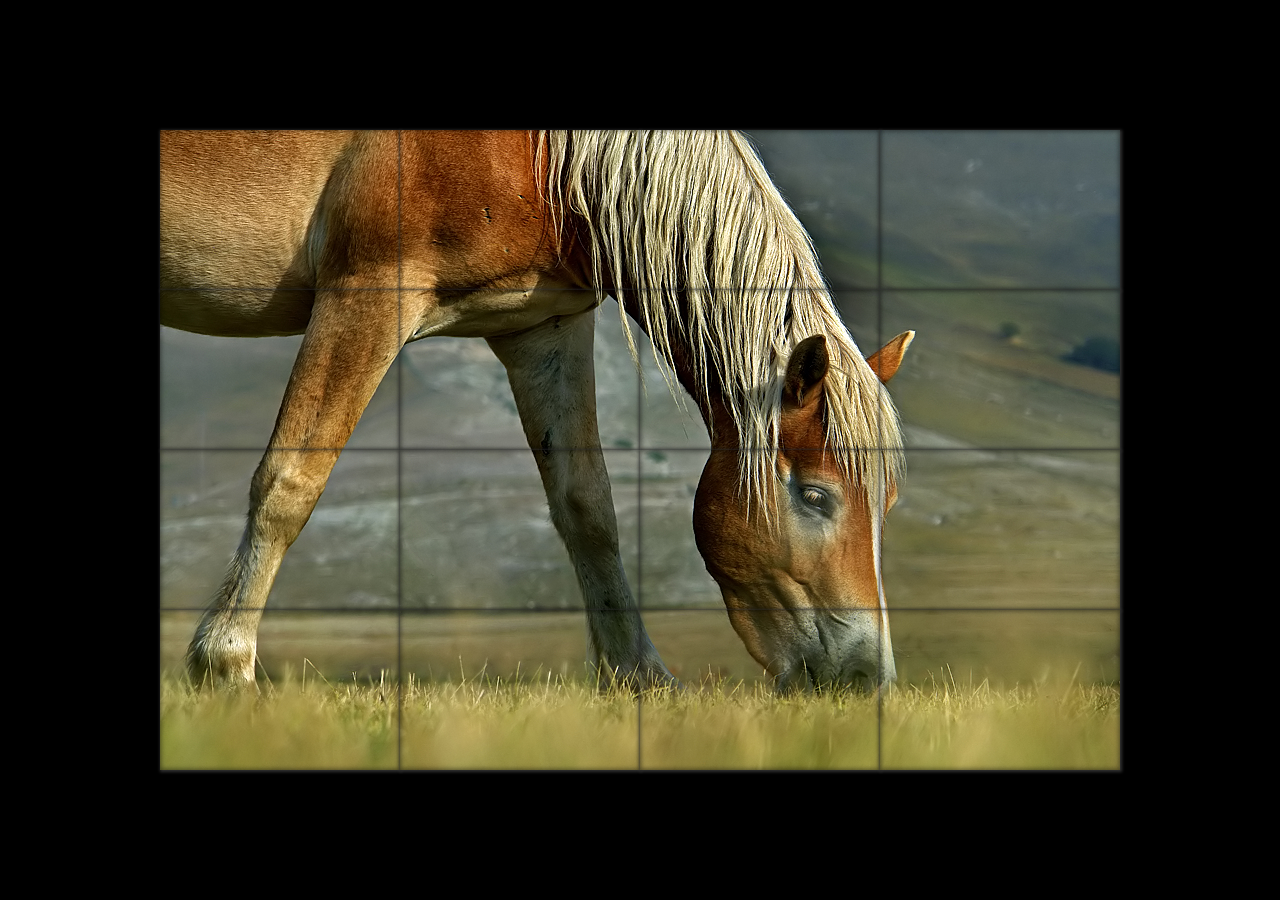
<file: index.html>
<!doctype html>
<html lang="en">
<head>
    <meta charset="utf-8">
    <meta name="viewport" content="width=1280,user-scalable=yes">
    <meta name="apple-mobile-web-app-capable" content="yes">
    <meta name="apple-mobile-web-app-status-bar-style" content="black">
    <title>Puzzle</title>
    <link rel="stylesheet" href="./css/main.css">
</head>
<body>
    <script src="./app/core.js"></script>
    <script src="./app/event/observable.js"></script>
    <script src="./app/view/board.js"></script>
    <script src="./app/controller/game.js"></script>
</body>
</html>
</file>
<file: css/main.css>
/******************************************
 * RESET
 */

/* http://meyerweb.com/eric/tools/css/reset/ 
   v2.0 | 20110126
   License: none (public domain)
*/

html, body, div, span, h1, h2, h3, h4, h5, h6, p, a, abbr, acronym, em, img,
strong, sub, sup, b, i, dl, dt, dd, ol, ul, li, fieldset, form, label, legend,
article, aside, canvas, figure, figcaption, footer, header, hgroup, 
menu, nav, section, time, mark, audio, video {
    margin: 0;
    padding: 0;
    border: 0;
    font-size: 100%;
    font: inherit;
    vertical-align: baseline;
}
body {
    line-height: 1;
}
ol, ul {
    list-style: none;
}

/******************************************
 * RESET END
 */
html, body {
    height: 100%;
}
 
body {
    font-size: 62.5%;
    font-family: Arial, sans-serif;
    background: #000;
}

.puzzle-board img {
    max-width: 100%;
}

.puzzle-piece {
    position: absolute;
    background: transparent none no-repeat;
    -webkit-transition: outline 0.4s linear;
    -moz-transition: outline 0.4s linear;
    -o-transition: outline 0.4s linear;
    -ms-transition: outline 0.4s linear;
    
    -webkit-box-shadow: inset 0 0 5px 1px rgba(0,0,0,0.5), 1px 1px 3px 0 #333;
    -moz-box-shadow: inset 0 0 5px 1px rgba(0,0,0,0.5), 1px 1px 3px 0 #333;
    box-shadow: inset 0 0 5px 1px rgba(0,0,0,0.5), 1px 1px 3px 0 #333;
    
    -webkit-transform: translate3d(0, 0, 0);
    -moz-transform: translate3d(0, 0, 0);
    -o-transform: translate3d(0, 0, 0);
    -ms-transform: translate3d(0, 0, 0);
    transform: translate3d(0, 0, 0);
}

.full .puzzle-piece {
    -webkit-box-shadow: inset 0 0 5px 1px rgba(0,0,0,0.5), 1px 1px 3px 1px #333;
    -moz-box-shadow: inset 0 0 5px 1px rgba(0,0,0,0.5), 1px 1px 3px 1px #333;
    box-shadow: inset 0 0 5px 1px rgba(0,0,0,0.5), 1px 1px 3px 1px #333;
}

.puzzle-piece.held {
    z-index: 9999;
    opacity: 0.7;
    -webkit-box-shadow: inset 0 0 5px 1px rgba(0,0,0,0.5), 10px 10px 10px black;
    -moz-box-shadow: inset 0 0 5px 1px rgba(0,0,0,0.5), 10px 10px 10px black;
    box-shadow: inset 0 0 5px 1px rgba(0,0,0,0.5), 7px 7px 20px black;
}

.puzzle-piece.matched {
    -webkit-transition: outline 0.4s linear;
    -moz-transition: outline 0.4s linear;
    -o-transition: outline 0.4s linear;
    -ms-transition: outline 0.4s linear;
    transition: outline 0.4s linear;
    outline: 1px solid #F2B705;
}
</file>
